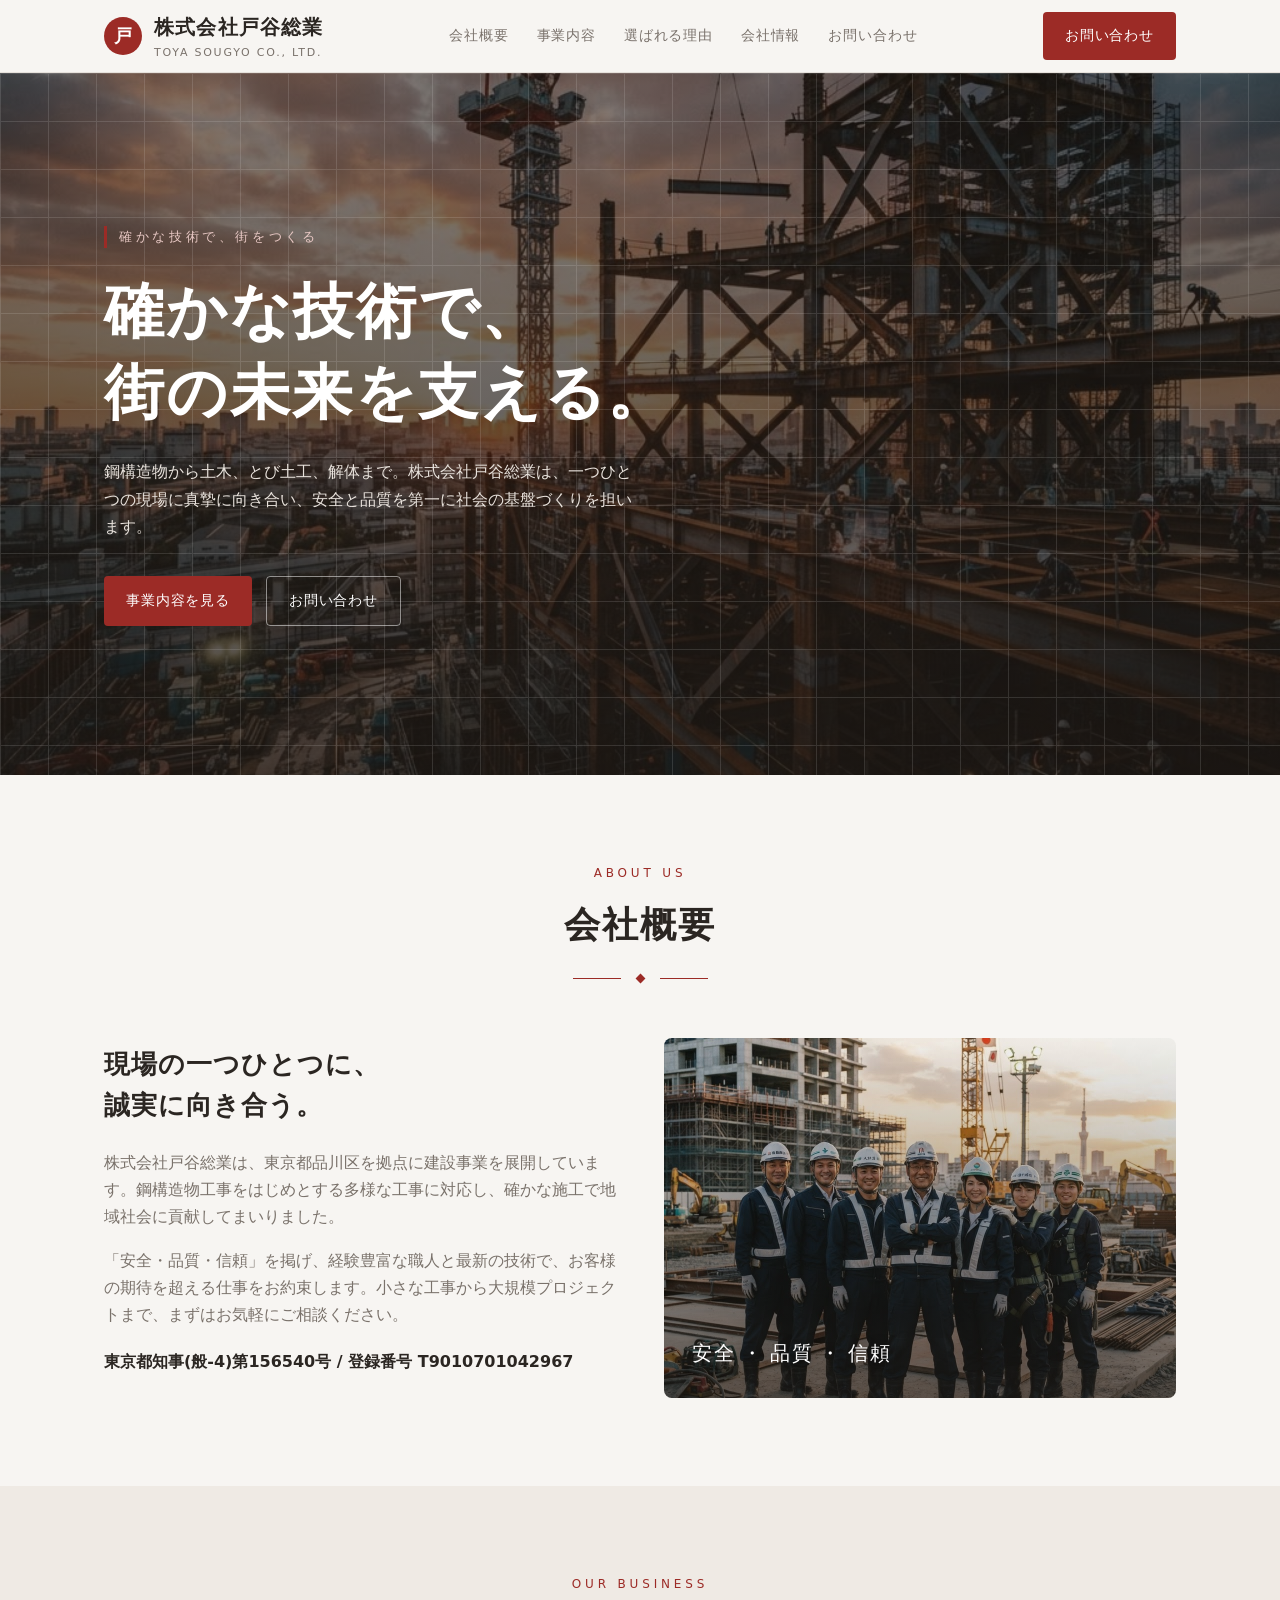
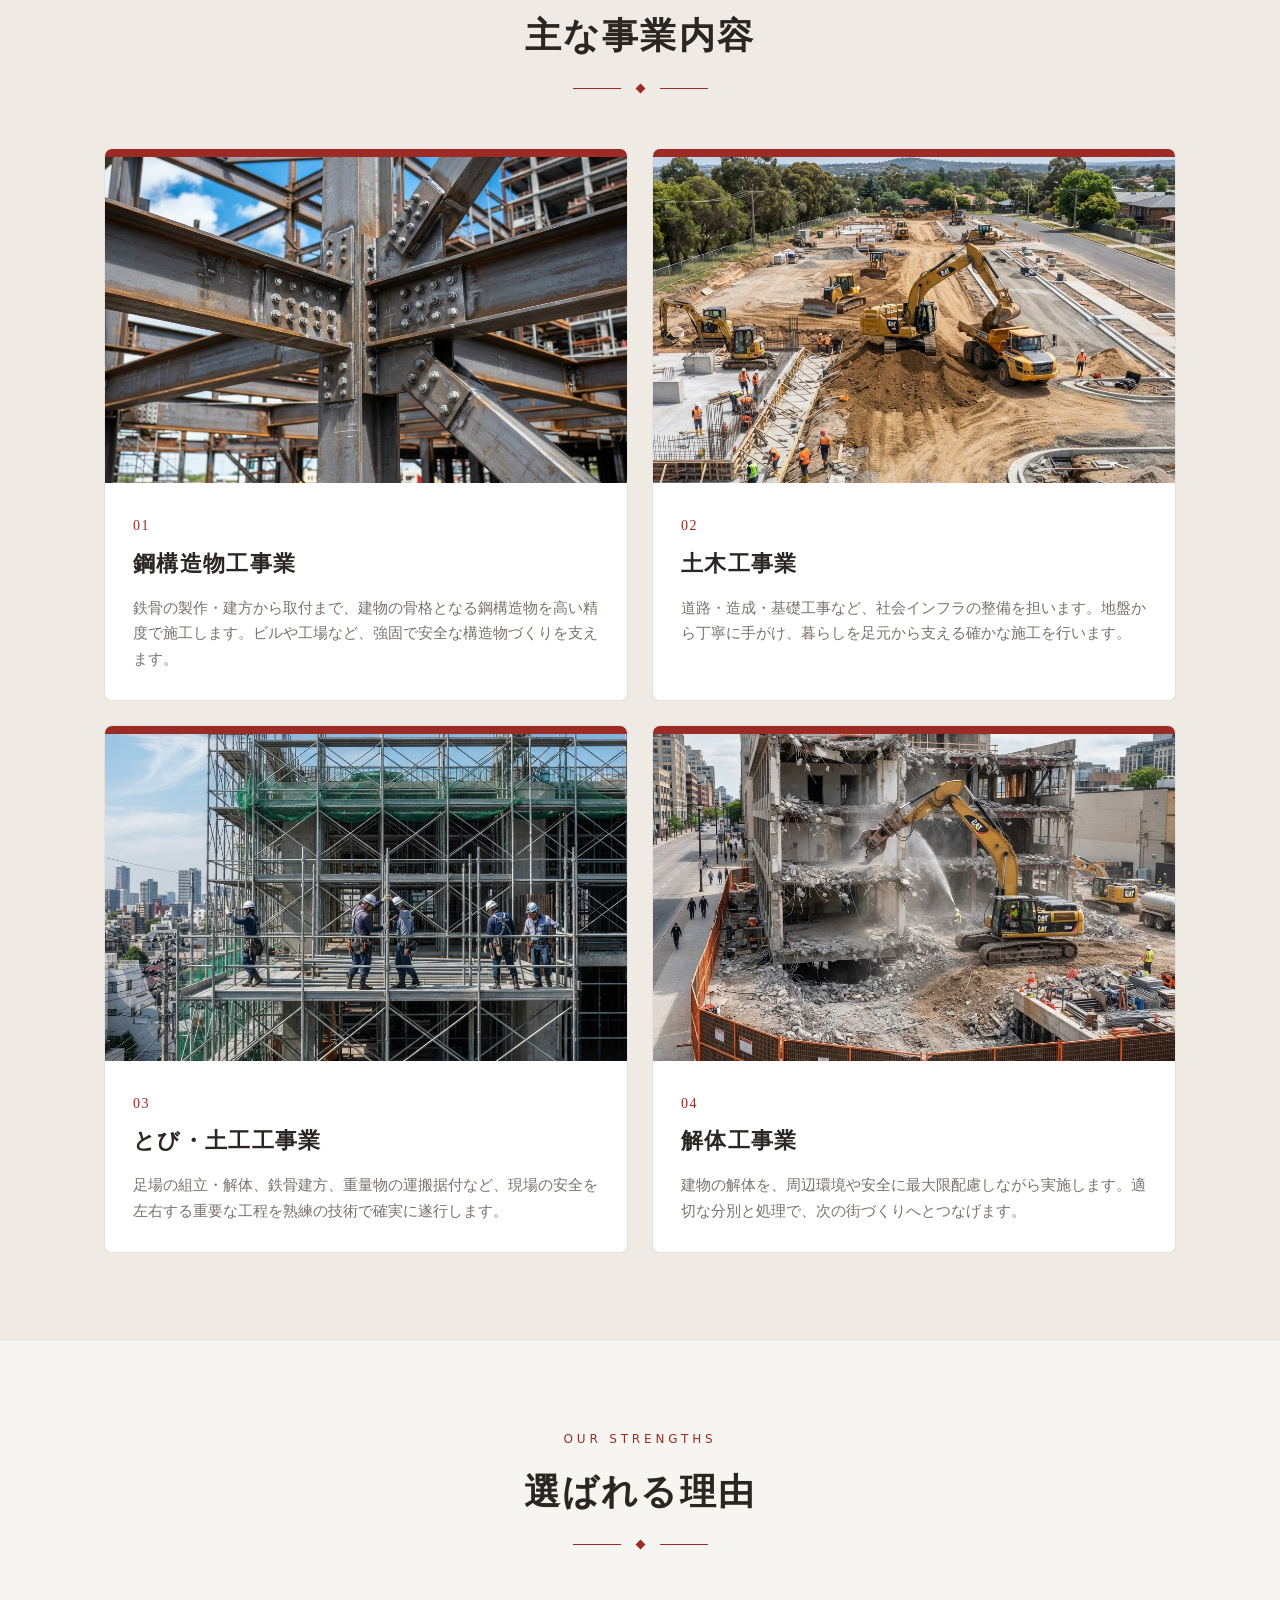
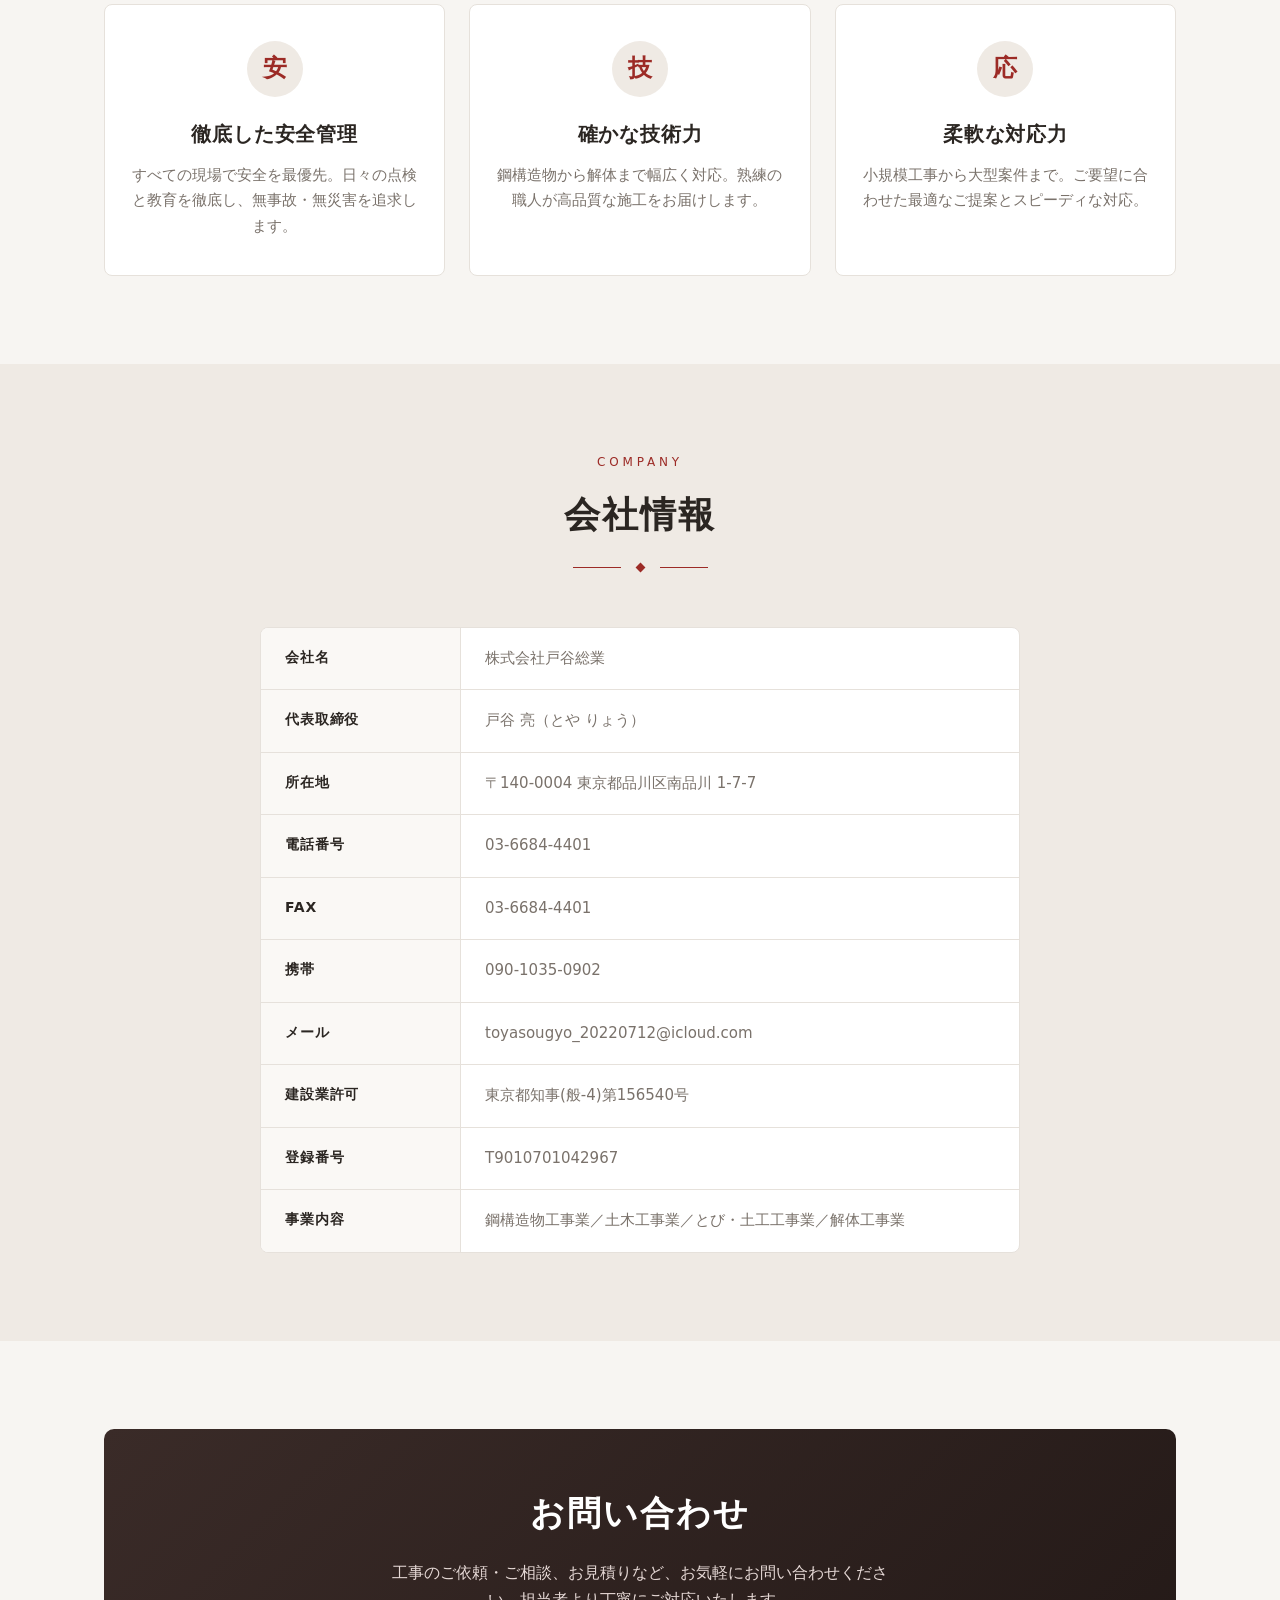
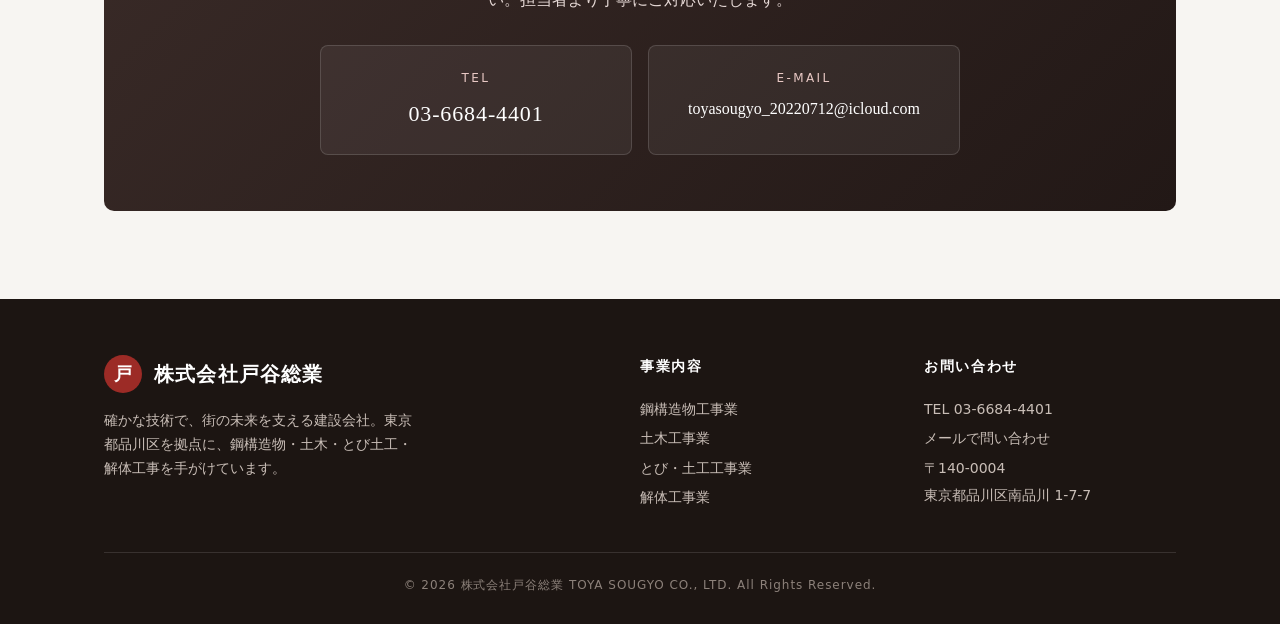
<file: index.html>
<!DOCTYPE html>
<html lang="ja">
<head>
<meta charset="UTF-8" />
<meta name="viewport" content="width=device-width, initial-scale=1.0" />
<title>株式会社戸谷総業 | 鋼構造物・土木・とび土工・解体工事</title>
<meta name="description" content="株式会社戸谷総業は東京都品川区を拠点に、鋼構造物工事・土木工事・とび土工工事・解体工事を手がける建設会社です。確かな技術で街の未来を支えます。" />
<style>
  :root{
    --bg:#f7f5f2;
    --fg:#2b2622;
    --card:#ffffff;
    --muted:#7a726b;
    --border:#e6e1db;
    --primary:#9c2b26;
    --primary-dark:#7c211d;
    --secondary:#efeae4;
    --serif:"Hiragino Mincho ProN","Yu Mincho","YuMincho","MS PMincho",serif;
    --sans:"Hiragino Sans","Hiragino Kaku Gothic ProN","Yu Gothic","Meiryo",system-ui,sans-serif;
  }
  *{box-sizing:border-box;margin:0;padding:0;}
  html{scroll-behavior:smooth;background:var(--bg);}
  body{font-family:var(--sans);color:var(--fg);background:var(--bg);line-height:1.7;-webkit-font-smoothing:antialiased;}
  a{color:inherit;text-decoration:none;}
  img{display:block;max-width:100%;}
  .container{width:100%;max-width:1120px;margin:0 auto;padding:0 24px;}

  /* Header */
  header{position:sticky;top:0;z-index:50;background:rgba(247,245,242,.92);backdrop-filter:blur(8px);border-bottom:1px solid var(--border);}
  .nav{display:flex;align-items:center;justify-content:space-between;gap:12px;height:72px;}
  .brand{display:flex;align-items:center;gap:12px;min-width:0;}
  .mark{flex:none;width:38px;height:38px;border-radius:50%;background:var(--primary);color:#fff;display:grid;place-items:center;font-family:var(--serif);font-weight:700;font-size:18px;}
  .brand-text{display:flex;flex-direction:column;min-width:0;}
  .brand-name{font-family:var(--serif);font-size:clamp(16px,4.5vw,20px);font-weight:600;letter-spacing:.06em;white-space:nowrap;}
  .brand-sub{font-size:11px;color:var(--muted);letter-spacing:.16em;white-space:nowrap;}
  nav.links{display:none;gap:28px;font-size:14px;letter-spacing:.06em;}
  nav.links a{color:var(--muted);transition:color .2s;}
  nav.links a:hover{color:var(--primary);}
  .btn{display:inline-flex;align-items:center;gap:8px;background:var(--primary);color:#fff;padding:12px 22px;border-radius:4px;font-size:14px;letter-spacing:.06em;transition:background .2s;white-space:nowrap;}
  .btn:hover{background:var(--primary-dark);}
  .btn.ghost{background:transparent;color:var(--primary);border:1px solid var(--primary);}
  .btn.ghost:hover{background:var(--primary);color:#fff;}

  /* Mobile menu (CSS-only via details/summary) */
  .menu{position:relative;flex:none;}
  .menu summary{list-style:none;cursor:pointer;width:44px;height:44px;border:1px solid var(--border);border-radius:6px;background:var(--card);display:flex;flex-direction:column;align-items:center;justify-content:center;gap:5px;}
  .menu summary::-webkit-details-marker{display:none;}
  .menu .bar{width:22px;height:2px;background:var(--fg);border-radius:2px;transition:transform .2s,opacity .2s;}
  .menu[open] summary .bar:nth-child(1){transform:translateY(7px) rotate(45deg);}
  .menu[open] summary .bar:nth-child(2){opacity:0;}
  .menu[open] summary .bar:nth-child(3){transform:translateY(-7px) rotate(-45deg);}
  .menu-panel{position:absolute;right:0;top:calc(100% + 12px);width:min(78vw,260px);background:var(--card);border:1px solid var(--border);border-radius:8px;box-shadow:0 18px 40px -18px rgba(60,40,30,.4);padding:8px;display:flex;flex-direction:column;}
  .menu-panel a{padding:14px 16px;border-radius:6px;font-size:15px;letter-spacing:.04em;color:var(--fg);transition:background .2s,color .2s;}
  .menu-panel a:hover{background:var(--secondary);color:var(--primary);}

  @media(min-width:900px){
    nav.links{display:flex;}
    .menu{display:none;}
  }
  @media(max-width:899px){
    .header-cta{display:none;}
  }

  /* Hero */
  .hero{position:relative;min-height:78vh;display:flex;align-items:center;color:#fff;overflow:hidden;}
  .hero-bg{position:absolute;inset:0;background:
      linear-gradient(180deg,rgba(30,24,20,.55),rgba(30,24,20,.78)),
      url("images/hero-construction.png") center/cover no-repeat;z-index:0;}
  .hero-grid{position:absolute;inset:0;z-index:0;opacity:.12;
    background-image:linear-gradient(#fff 1px,transparent 1px),linear-gradient(90deg,#fff 1px,transparent 1px);
    background-size:48px 48px;}
  .hero .container{position:relative;z-index:1;padding-top:60px;padding-bottom:60px;}
  .eyebrow{display:inline-block;font-size:13px;letter-spacing:.28em;color:#e9c9c5;border-left:3px solid var(--primary);padding-left:12px;margin-bottom:24px;}
  .hero h1{font-family:var(--serif);font-size:clamp(32px,6vw,60px);font-weight:600;line-height:1.35;letter-spacing:.04em;text-wrap:balance;}
  .hero p{margin-top:24px;max-width:540px;font-size:16px;color:#e8e2dc;}
  .hero-actions{margin-top:36px;display:flex;flex-wrap:wrap;gap:14px;}

  /* Section */
  section{padding:88px 0;}
  .sec-head{text-align:center;margin-bottom:56px;}
  .sec-head .en{display:block;font-size:12px;letter-spacing:.32em;color:var(--primary);margin-bottom:12px;text-transform:uppercase;}
  .sec-head h2{font-family:var(--serif);font-size:clamp(26px,4vw,36px);font-weight:600;letter-spacing:.06em;}
  .rule{display:flex;align-items:center;justify-content:center;gap:16px;margin-top:18px;}
  .rule span{height:1px;width:48px;background:var(--primary);}
  .rule i{width:7px;height:7px;background:var(--primary);transform:rotate(45deg);}

  /* About */
  .about{display:grid;gap:48px;align-items:center;}
  @media(min-width:900px){.about{grid-template-columns:1fr 1fr;}}
  .about h3{font-family:var(--serif);font-size:26px;font-weight:600;line-height:1.6;margin-bottom:22px;letter-spacing:.04em;}
  .about p{color:var(--muted);margin-bottom:16px;}
  .about-visual{background:linear-gradient(180deg,rgba(30,24,20,.05),rgba(30,24,20,.65)),url("images/about-team.png") center/cover no-repeat;border-radius:8px;min-height:360px;display:flex;align-items:flex-end;padding:28px;color:#fff;position:relative;overflow:hidden;}
  .about-visual .cap{position:relative;font-family:var(--serif);font-size:20px;letter-spacing:.08em;text-shadow:0 2px 12px rgba(0,0,0,.5);}

  /* Services */
  #services{background:var(--secondary);}
  .cards{display:grid;gap:24px;grid-template-columns:1fr;}
  @media(min-width:640px){.cards{grid-template-columns:1fr 1fr;}}
  .card{background:var(--card);border:1px solid var(--border);border-radius:8px;overflow:hidden;transition:transform .25s,box-shadow .25s;}
  .card:hover{transform:translateY(-4px);box-shadow:0 18px 40px -20px rgba(60,40,30,.35);}
  .card-top{height:8px;background:var(--primary);}
  .card-img{aspect-ratio:16/10;width:100%;object-fit:cover;}
  .card-body{padding:28px;}
  .card .no{font-family:var(--serif);font-size:14px;color:var(--primary);letter-spacing:.1em;}
  .card h3{font-family:var(--serif);font-size:22px;font-weight:600;margin:6px 0 14px;letter-spacing:.06em;}
  .card p{color:var(--muted);font-size:15px;}

  /* Strengths */
  .str{display:grid;gap:24px;grid-template-columns:1fr;}
  @media(min-width:768px){.str{grid-template-columns:repeat(3,1fr);}}
  .str-item{text-align:center;padding:36px 24px;border:1px solid var(--border);border-radius:8px;background:var(--card);}
  .str-item .icon{width:56px;height:56px;border-radius:50%;background:var(--secondary);color:var(--primary);display:grid;place-items:center;margin:0 auto 20px;font-family:var(--serif);font-size:24px;font-weight:700;}
  .str-item h3{font-family:var(--serif);font-size:20px;font-weight:600;margin-bottom:12px;letter-spacing:.04em;}
  .str-item p{color:var(--muted);font-size:15px;}

  /* Company table */
  #company{background:var(--secondary);}
  .table{background:var(--card);border:1px solid var(--border);border-radius:8px;overflow:hidden;max-width:760px;margin:0 auto;}
  .row{display:grid;grid-template-columns:1fr;border-bottom:1px solid var(--border);}
  .row:last-child{border-bottom:none;}
  @media(min-width:600px){.row{grid-template-columns:200px 1fr;}}
  .row dt{background:#faf8f5;padding:18px 24px;font-weight:600;font-size:14px;letter-spacing:.06em;border-bottom:1px solid var(--border);}
  @media(min-width:600px){.row dt{border-bottom:none;border-right:1px solid var(--border);}}
  .row dd{padding:18px 24px;color:var(--muted);font-size:15px;overflow-wrap:anywhere;min-width:0;}

  /* Contact */
  .contact-box{background:linear-gradient(135deg,#3a2b28,#221816);color:#fff;border-radius:10px;padding:56px 32px;text-align:center;}
  .contact-box h2{font-family:var(--serif);font-size:clamp(24px,4vw,34px);font-weight:600;letter-spacing:.06em;margin-bottom:16px;}
  .contact-box p{color:#e6d9d6;max-width:520px;margin:0 auto 32px;}
  .contact-methods{display:grid;gap:16px;grid-template-columns:1fr;max-width:640px;margin:0 auto;}
  @media(min-width:640px){.contact-methods{grid-template-columns:1fr 1fr;}}
  .method{display:block;background:rgba(255,255,255,.06);border:1px solid rgba(255,255,255,.14);border-radius:8px;padding:22px;min-width:0;}
  .method .lbl{display:block;font-size:12px;letter-spacing:.2em;color:#e9c9c5;}
  .method .val{display:block;font-family:var(--serif);font-size:22px;margin-top:6px;letter-spacing:.04em;overflow-wrap:anywhere;word-break:break-word;}
  .method .val.email{font-size:16px;letter-spacing:0;}

  /* Footer */
  footer{background:#1c1512;color:#c9beb7;padding:56px 0 28px;}
  .foot-grid{display:grid;gap:32px;grid-template-columns:1fr;}
  @media(min-width:768px){.foot-grid{grid-template-columns:2fr 1fr 1fr;}}
  footer .brand-name{color:#fff;}
  footer h4{color:#fff;font-size:14px;letter-spacing:.12em;margin-bottom:16px;}
  footer a{color:#c9beb7;font-size:14px;line-height:2.1;transition:color .2s;}
  footer a:hover{color:#fff;}
  .copy{border-top:1px solid rgba(255,255,255,.12);margin-top:40px;padding-top:22px;font-size:12px;color:#8c817a;letter-spacing:.08em;text-align:center;}
  .skip{position:absolute;left:-9999px;}
  .skip:focus{left:16px;top:16px;background:#fff;color:var(--primary);padding:10px 16px;border-radius:4px;z-index:100;}
</style>
</head>
<body>
<a href="#main" class="skip">本文へスキップ</a>

<header>
  <div class="container nav">
    <a class="brand" href="#top" aria-label="株式会社戸谷総業 トップへ">
      <span class="mark" aria-hidden="true">戸</span>
      <span class="brand-text">
        <span class="brand-name">株式会社戸谷総業</span>
        <span class="brand-sub">TOYA SOUGYO CO., LTD.</span>
      </span>
    </a>
    <nav class="links" aria-label="メインナビゲーション">
      <a href="#about">会社概要</a>
      <a href="#services">事業内容</a>
      <a href="#strengths">選ばれる理由</a>
      <a href="#company">会社情報</a>
      <a href="#contact">お問い合わせ</a>
    </nav>
    <a class="btn header-cta" href="#contact">お問い合わせ</a>

    <details class="menu">
      <summary aria-label="メニューを開閉">
        <span class="bar" aria-hidden="true"></span>
        <span class="bar" aria-hidden="true"></span>
        <span class="bar" aria-hidden="true"></span>
      </summary>
      <nav class="menu-panel" aria-label="モバイルナビゲーション">
        <a href="#about">会社概要</a>
        <a href="#services">事業内容</a>
        <a href="#strengths">選ばれる理由</a>
        <a href="#company">会社情報</a>
        <a href="#contact">お問い合わせ</a>
      </nav>
    </details>
  </div>
</header>

<main id="main">
  <!-- Hero -->
  <section class="hero" id="top" style="padding:0;">
    <div class="hero-bg" aria-hidden="true"></div>
    <div class="hero-grid" aria-hidden="true"></div>
    <div class="container">
      <span class="eyebrow">確かな技術で、街をつくる</span>
      <h1>確かな技術で、<br />街の未来を支える。</h1>
      <p>鋼構造物から土木、とび土工、解体まで。株式会社戸谷総業は、一つひとつの現場に真摯に向き合い、安全と品質を第一に社会の基盤づくりを担います。</p>
      <div class="hero-actions">
        <a class="btn" href="#services">事業内容を見る</a>
        <a class="btn ghost" href="#contact" style="color:#fff;border-color:rgba(255,255,255,.5);">お問い合わせ</a>
      </div>
    </div>
  </section>

  <!-- About -->
  <section id="about">
    <div class="container">
      <div class="sec-head">
        <span class="en">About Us</span>
        <h2>会社概要</h2>
        <div class="rule" aria-hidden="true"><span></span><i></i><span></span></div>
      </div>
      <div class="about">
        <div>
          <h3>現場の一つひとつに、<br />誠実に向き合う。</h3>
          <p>株式会社戸谷総業は、東京都品川区を拠点に建設事業を展開しています。鋼構造物工事をはじめとする多様な工事に対応し、確かな施工で地域社会に貢献してまいりました。</p>
          <p>「安全・品質・信頼」を掲げ、経験豊富な職人と最新の技術で、お客様の期待を超える仕事をお約束します。小さな工事から大規模プロジェクトまで、まずはお気軽にご相談ください。</p>
          <p style="color:var(--fg);font-weight:600;margin-top:20px;">東京都知事(般-4)第156540号 / 登録番号 T9010701042967</p>
        </div>
        <div class="about-visual" role="img" aria-label="安全装備で現場に立つ戸谷総業のスタッフ">
          <span class="cap">安全 ・ 品質 ・ 信頼</span>
        </div>
      </div>
    </div>
  </section>

  <!-- Services -->
  <section id="services">
    <div class="container">
      <div class="sec-head">
        <span class="en">Our Business</span>
        <h2>主な事業内容</h2>
        <div class="rule" aria-hidden="true"><span></span><i></i><span></span></div>
      </div>
      <div class="cards">
        <article class="card">
          <div class="card-top" aria-hidden="true"></div>
          <img class="card-img" src="images/service-steel.png" alt="建設現場で組み上げられた鉄骨の構造フレーム" loading="lazy" />
          <div class="card-body">
            <span class="no">01</span>
            <h3>鋼構造物工事業</h3>
            <p>鉄骨の製作・建方から取付まで、建物の骨格となる鋼構造物を高い精度で施工します。ビルや工場など、強固で安全な構造物づくりを支えます。</p>
          </div>
        </article>
        <article class="card">
          <div class="card-top" aria-hidden="true"></div>
          <img class="card-img" src="images/service-civil.png" alt="重機が稼働する土木工事の現場" loading="lazy" />
          <div class="card-body">
            <span class="no">02</span>
            <h3>土木工事業</h3>
            <p>道路・造成・基礎工事など、社会インフラの整備を担います。地盤から丁寧に手がけ、暮らしを足元から支える確かな施工を行います。</p>
          </div>
        </article>
        <article class="card">
          <div class="card-top" aria-hidden="true"></div>
          <img class="card-img" src="images/service-scaffold.png" alt="建物に組まれた足場" loading="lazy" />
          <div class="card-body">
            <span class="no">03</span>
            <h3>とび・土工工事業</h3>
            <p>足場の組立・解体、鉄骨建方、重量物の運搬据付など、現場の安全を左右する重要な工程を熟練の技術で確実に遂行します。</p>
          </div>
        </article>
        <article class="card">
          <div class="card-top" aria-hidden="true"></div>
          <img class="card-img" src="images/service-demolition.png" alt="重機による建物の解体作業" loading="lazy" />
          <div class="card-body">
            <span class="no">04</span>
            <h3>解体工事業</h3>
            <p>建物の解体を、周辺環境や安全に最大限配慮しながら実施します。適切な分別と処理で、次の街づくりへとつなげます。</p>
          </div>
        </article>
      </div>
    </div>
  </section>

  <!-- Strengths -->
  <section id="strengths">
    <div class="container">
      <div class="sec-head">
        <span class="en">Our Strengths</span>
        <h2>選ばれる理由</h2>
        <div class="rule" aria-hidden="true"><span></span><i></i><span></span></div>
      </div>
      <div class="str">
        <div class="str-item">
          <div class="icon" aria-hidden="true">安</div>
          <h3>徹底した安全管理</h3>
          <p>すべての現場で安全を最優先。日々の点検と教育を徹底し、無事故・無災害を追求します。</p>
        </div>
        <div class="str-item">
          <div class="icon" aria-hidden="true">技</div>
          <h3>確かな技術力</h3>
          <p>鋼構造物から解体まで幅広く対応。熟練の職人が高品質な施工をお届けします。</p>
        </div>
        <div class="str-item">
          <div class="icon" aria-hidden="true">応</div>
          <h3>柔軟な対応力</h3>
          <p>小規模工事から大型案件まで。ご要望に合わせた最適なご提案とスピーディな対応。</p>
        </div>
      </div>
    </div>
  </section>

  <!-- Company -->
  <section id="company">
    <div class="container">
      <div class="sec-head">
        <span class="en">Company</span>
        <h2>会社情報</h2>
        <div class="rule" aria-hidden="true"><span></span><i></i><span></span></div>
      </div>
      <dl class="table">
        <div class="row"><dt>会社名</dt><dd>株式会社戸谷総業</dd></div>
        <div class="row"><dt>代表取締役</dt><dd>戸谷 亮（とや りょう）</dd></div>
        <div class="row"><dt>所在地</dt><dd>〒140-0004 東京都品川区南品川 1-7-7</dd></div>
        <div class="row"><dt>電話番号</dt><dd>03-6684-4401</dd></div>
        <div class="row"><dt>FAX</dt><dd>03-6684-4401</dd></div>
        <div class="row"><dt>携帯</dt><dd>090-1035-0902</dd></div>
        <div class="row"><dt>メール</dt><dd>toyasougyo_20220712@icloud.com</dd></div>
        <div class="row"><dt>建設業許可</dt><dd>東京都知事(般-4)第156540号</dd></div>
        <div class="row"><dt>登録番号</dt><dd>T9010701042967</dd></div>
        <div class="row"><dt>事業内容</dt><dd>鋼構造物工事業／土木工事業／とび・土工工事業／解体工事業</dd></div>
      </dl>
    </div>
  </section>

  <!-- Contact -->
  <section id="contact">
    <div class="container">
      <div class="contact-box">
        <h2>お問い合わせ</h2>
        <p>工事のご依頼・ご相談、お見積りなど、お気軽にお問い合わせください。担当者より丁寧にご対応いたします。</p>
        <div class="contact-methods">
          <a class="method" href="tel:0366844401">
            <span class="lbl">TEL</span>
            <span class="val">03-6684-4401</span>
          </a>
          <a class="method" href="mailto:toyasougyo_20220712@icloud.com">
            <span class="lbl">E-MAIL</span>
            <span class="val email">toyasougyo_20220712@icloud.com</span>
          </a>
        </div>
      </div>
    </div>
  </section>
</main>

<footer>
  <div class="container">
    <div class="foot-grid">
      <div>
        <div class="brand">
          <span class="mark" aria-hidden="true">戸</span>
          <span class="brand-name">株式会社戸谷総業</span>
        </div>
        <p style="margin-top:16px;font-size:14px;max-width:320px;">確かな技術で、街の未来を支える建設会社。東京都品川区を拠点に、鋼構造物・土木・とび土工・解体工事を手がけています。</p>
      </div>
      <div>
        <h4>事業内容</h4>
        <a href="#services">鋼構造物工事業</a><br />
        <a href="#services">土木工事業</a><br />
        <a href="#services">とび・土工工事業</a><br />
        <a href="#services">解体工事業</a>
      </div>
      <div>
        <h4>お問い合わせ</h4>
        <a href="tel:0366844401">TEL 03-6684-4401</a><br />
        <a href="mailto:toyasougyo_20220712@icloud.com">メールで問い合わせ</a><br />
        <span style="font-size:14px;">〒140-0004<br />東京都品川区南品川 1-7-7</span>
      </div>
    </div>
    <div class="copy">© 2026 株式会社戸谷総業 TOYA SOUGYO CO., LTD. All Rights Reserved.</div>
  </div>
</footer>
</body>
</html>
</file>
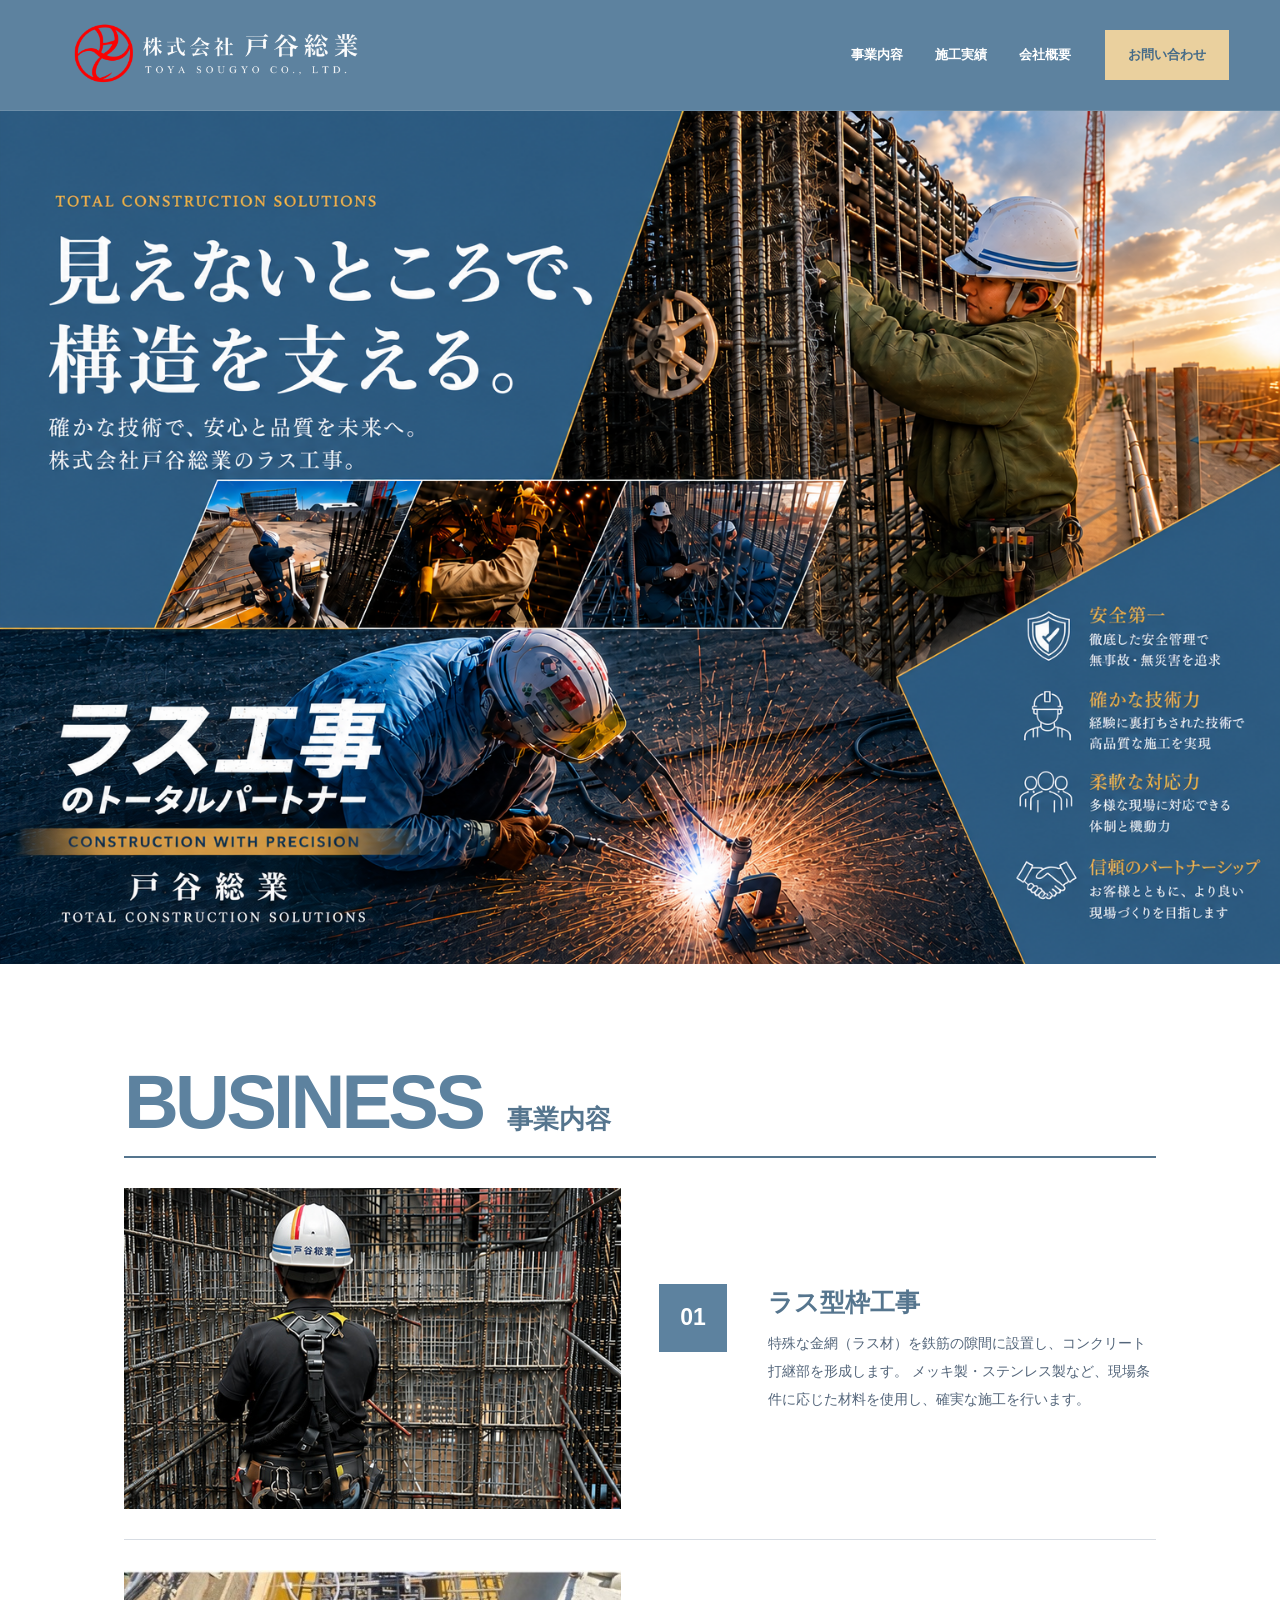
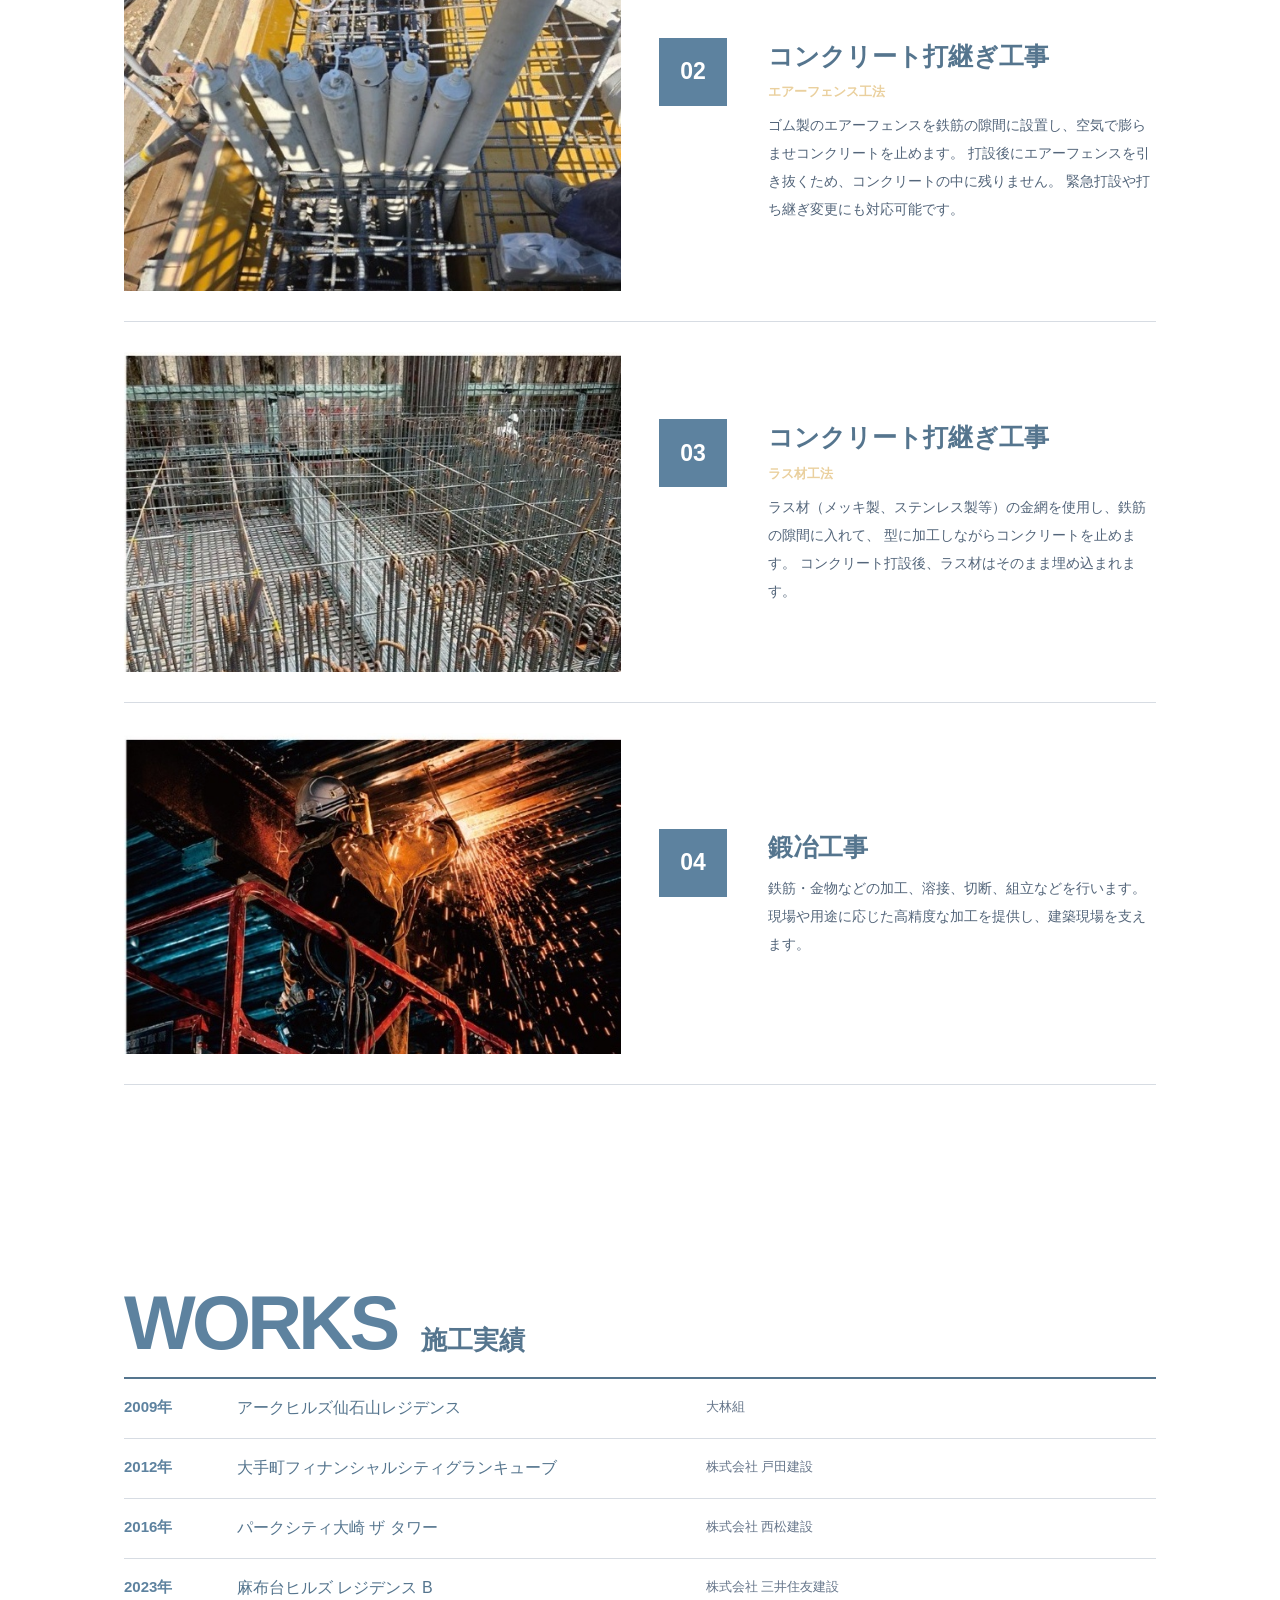
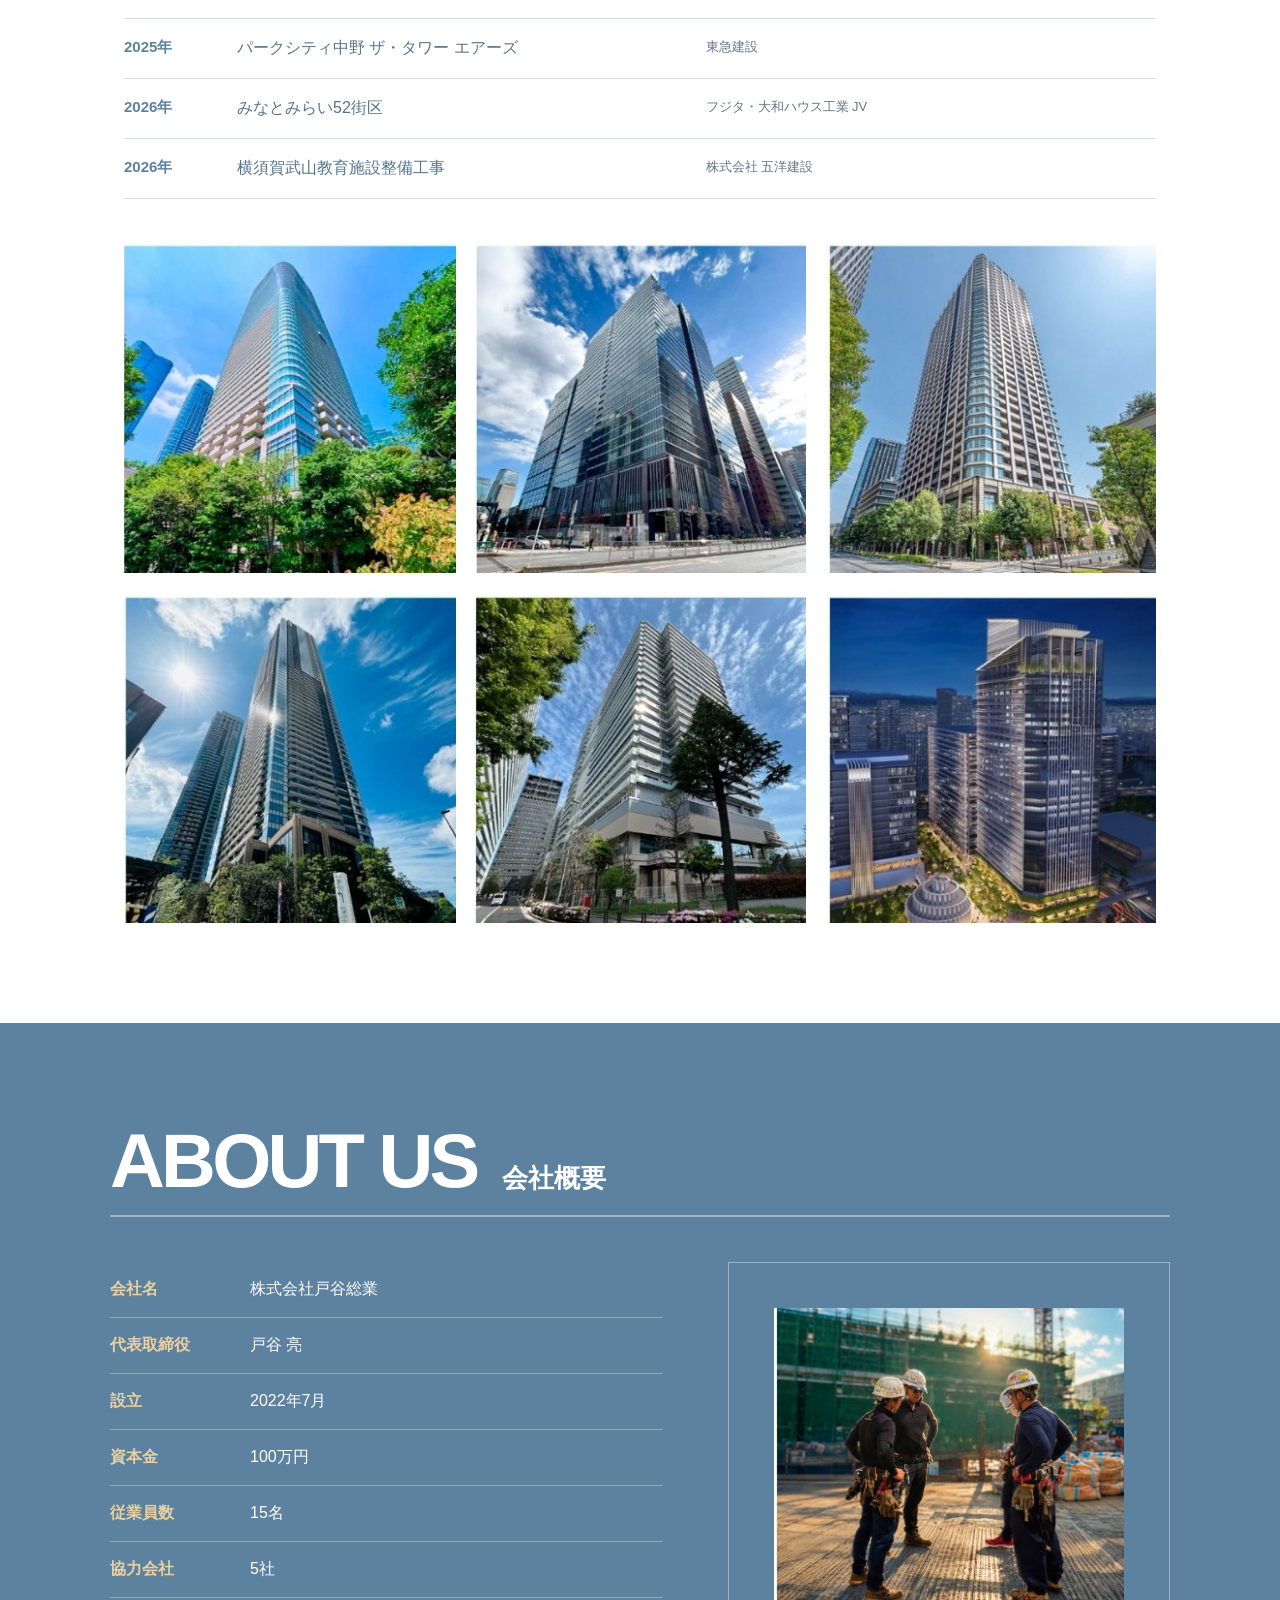
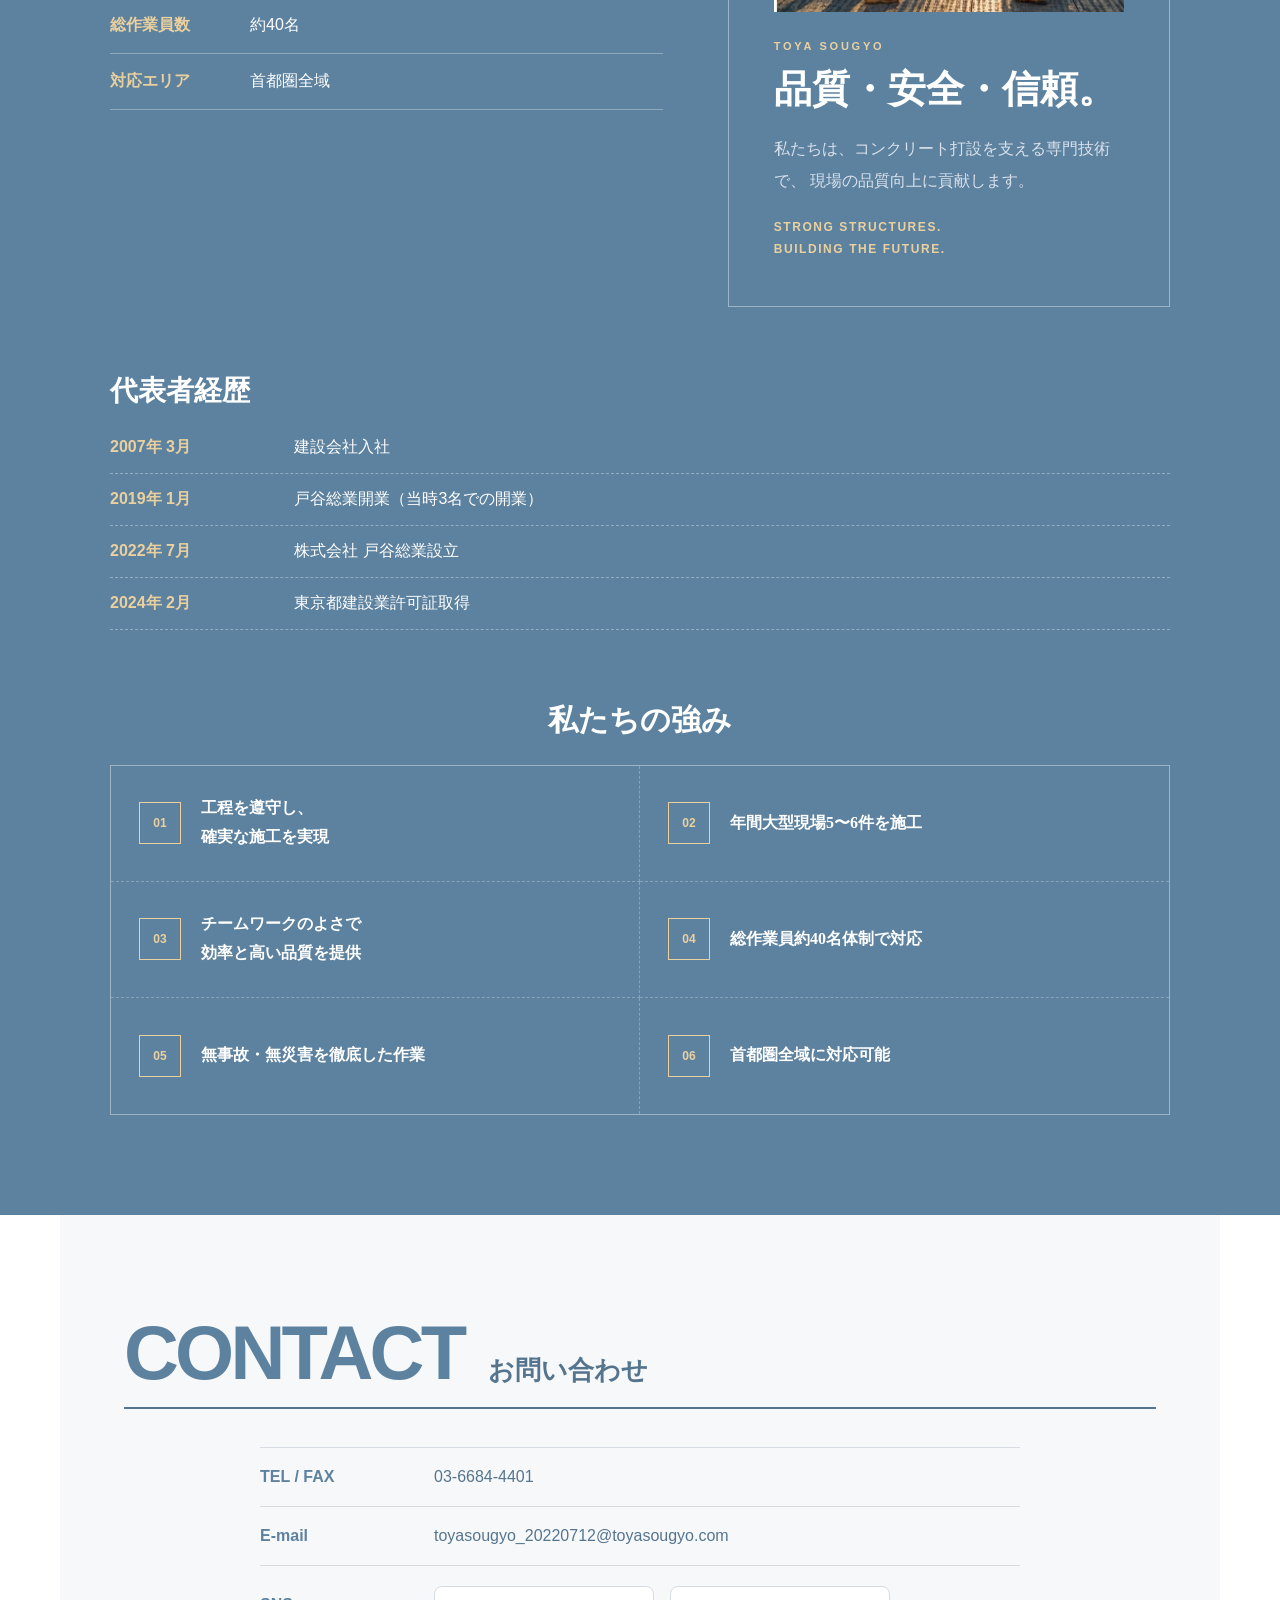
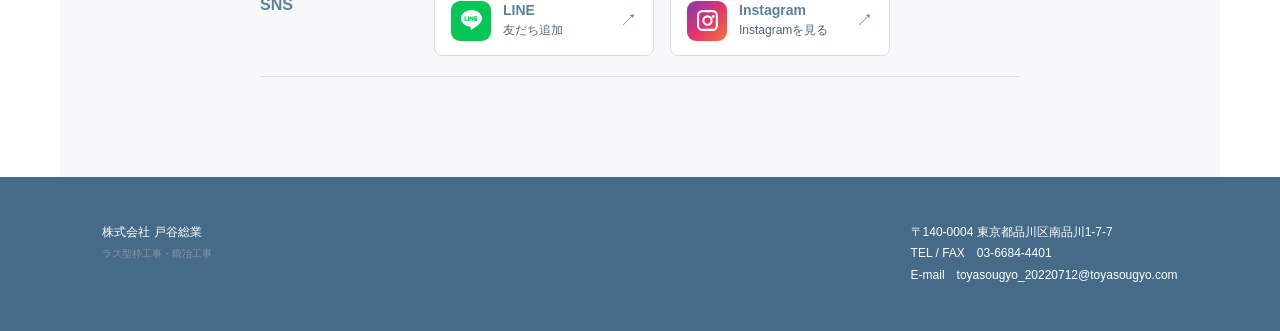
<file: toya-sougyo.html>
<!doctype html>
<html lang="ja">
<head>
<meta charset="utf-8">
<meta name="viewport" content="width=device-width,initial-scale=1">
<title>株式会社戸谷総業｜ラス型枠工事・鍛冶工事</title>
<meta name="description" content="株式会社戸谷総業。ラス型枠工事・コンクリート打継ぎ工事・鍛冶工事。首都圏全域に対応します。">
<link rel="icon" href="favicon.ico" sizes="any">
<link rel="icon" type="image/png" href="toya-logo-mark.png">
<link rel="apple-touch-icon" href="toya-logo-mark.png">

<style>
:root{
  --navy:#5d829f;
  --gold:#ead09e;
  --ink:#55758e;
  --line:#d7dce3;
  --paper:#f7f8fa;
}
*{box-sizing:border-box}
html{scroll-behavior:smooth}
body{
  margin:0;
  color:var(--ink);
  background:#fff;
  font-family:"Yu Gothic","YuGothic","Hiragino Kaku Gothic ProN","Meiryo",sans-serif;
}
a{color:inherit;text-decoration:none}
img{max-width:100%}

/* HEADER */
.site-header{
  position:sticky;
  top:0;
  z-index:1000;
  min-height:82px;
  padding:0 4vw;
  background:var(--navy);
  color:#fff;
  display:flex;
  align-items:center;
  gap:34px;
  border-bottom:1px solid rgba(255,255,255,.10);
}
.site-brand{
  display:flex;
  align-items:center;
  margin-right:auto;
  line-height:0;
}
.site-brand img{
  display:block;
  width:330px;
  max-width:30vw;
  height:auto;
}
.site-nav{
  display:flex;
  align-items:center;
  gap:32px;
  font-size:13px;
  font-weight:700;
  white-space:nowrap;
}
.site-nav a{transition:opacity .2s}
.site-nav a:hover{opacity:.65}
.header-contact{
  background:#ead09e;
  color:#456b88;
  padding:16px 23px;
  font-size:13px;
  font-weight:700;
  white-space:nowrap;
}

/* HERO */
.hero-image-only{
  width:100%;
  background:var(--navy);
  line-height:0;
  overflow:hidden;
}
.hero-image-only img{
  display:block;
  width:100%;
  height:auto;
}

/* COMMON */
.section{
  max-width:1160px;
  margin:auto;
  padding:100px 5vw;
}
.heading{
  display:flex;
  align-items:baseline;
  gap:25px;
  border-bottom:2px solid var(--ink);
  padding-bottom:16px;
}
.heading b{
  font-size:clamp(42px,6vw,76px);
  color:var(--navy);
  letter-spacing:-.05em;
  line-height:1;
}
.heading h2{
  margin:0;
  font:600 26px "Yu Mincho","YuMincho","Hiragino Mincho ProN",serif;
}
.intro{
  margin:22px 0 45px;
  font:20px/1.8 "Yu Mincho","YuMincho","Hiragino Mincho ProN",serif;
}
.eyebrow{
  color:var(--gold);
  font-size:11px;
  letter-spacing:.25em;
  font-weight:700;
}
.button{
  display:inline-block;
  background:var(--gold);
  color:var(--navy);
  padding:17px 25px;
  margin-top:22px;
  font-size:12px;
  font-weight:700;
  letter-spacing:.1em;
}

/* BUSINESS */
.service{
  padding:30px 0;
  border-bottom:1px solid var(--line);
}
.service-card{
  display:grid;
  grid-template-columns:minmax(300px, 1fr) minmax(0, 1fr);
  gap:38px;
  align-items:center;
}
.service-photo{
  display:block;
  width:100%;
  aspect-ratio:1.55/1;
  object-fit:cover;
}
.service-inner{
  display:grid;
  grid-template-columns:84px 1fr;
  gap:25px;
}
.number{
  background:var(--navy);
  color:#fff;
  width:68px;
  height:68px;
  display:grid;
  place-items:center;
  font-size:23px;
  font-weight:700;
}
.service h3{
  margin:0 0 8px;
  font:600 25px/1.5 "Yu Mincho","YuMincho","Hiragino Mincho ProN",serif;
}
.service small{
  display:block;
  margin-bottom:10px;
  color:var(--gold);
  font-weight:700;
}
.service p{
  margin:0;
  line-height:2;
  color:#53657a;
  font-size:14px;
}

/* WORKS */
.work{
  display:grid;
  grid-template-columns:95px 1fr 1fr;
  gap:18px;
  padding:19px 0;
  border-bottom:1px solid var(--line);
}
.work strong{
  color:var(--navy);
  font-size:15px;
}
.work small{
  color:#65758a;
  font-size:13px;
}
.works-gallery{
  margin-top:42px;
  display:grid;
  grid-template-columns:repeat(3,1fr);
  gap:18px;
}
.works-gallery img{
  display:block;
  width:100%;
  aspect-ratio:1/1;
  object-fit:cover;
}

/* ABOUT */
.about{
  background:var(--navy);
  color:#fff;
  padding:100px max(7vw, calc((100% - 1060px)/2));
}
.about .heading{border-color:#ffffff66}
.about .heading b,
.about .heading h2{color:#fff}
.about-layout{
  display:grid;
  grid-template-columns:1fr .8fr;
  gap:65px;
  margin-top:45px;
}
.info{margin:0}
.info div{
  display:grid;
  grid-template-columns:140px 1fr;
  padding:17px 0;
  border-bottom:1px solid #ffffff4d;
}
.info dt{
  color:var(--gold);
  font-weight:700;
}
.info dd{margin:0}
.panel{
  border:1px solid #ffffff66;
  padding:45px;
  display:flex;
  flex-direction:column;
  justify-content:center;
}
.about-photo{
  display:block;
  width:100%;
  aspect-ratio:1.15/1;
  object-fit:cover;
  margin-bottom:28px;
}
.panel h3{
  margin:12px 0 18px;
  font:600 38px "Yu Mincho","YuMincho","Hiragino Mincho ProN",serif;
}
.panel p{
  margin:0 0 20px;
  line-height:2;
  color:#d9e1ec;
}
.panel strong{
  color:var(--gold);
  font-size:12px;
  letter-spacing:.13em;
  line-height:1.8;
}
.about-facts{
  margin-top:25px;
  padding-top:20px;
  border-top:1px solid #ffffff33;
  display:grid;
  gap:8px;
  color:#d9e1ec;
  font-size:13px;
}
.history{margin-top:65px}
.history h3{
  margin:0 0 12px;
  font:600 28px "Yu Mincho","YuMincho","Hiragino Mincho ProN",serif;
}
.history p{
  margin:0;
  padding:15px 0;
  border-bottom:1px dashed #ffffff55;
}
.history strong{
  display:inline-block;
  width:180px;
  color:var(--gold);
}


.strengths-block{
  margin-top:70px;
}
.strengths-block>h3{
  margin:0 0 24px;
  text-align:center;
  font:600 30px "Yu Mincho","YuMincho","Hiragino Mincho ProN",serif;
}
.strengths-grid{
  display:grid;
  grid-template-columns:repeat(2,1fr);
  border:1px solid #ffffff66;
}
.strength-item{
  min-height:116px;
  padding:24px 28px;
  display:flex;
  align-items:center;
  gap:20px;
  border-bottom:1px dashed #ffffff44;
}
.strength-item:nth-child(odd){border-right:1px dashed #ffffff44}
.strength-item:nth-last-child(-n+2){border-bottom:0}
.strength-no{
  flex:0 0 42px;
  width:42px;
  height:42px;
  display:grid;
  place-items:center;
  border:1px solid var(--gold);
  color:var(--gold);
  font-size:12px;
  font-weight:700;
}
.strength-item p{
  margin:0;
  color:#fff;
  font:600 16px/1.8 "Yu Mincho","YuMincho","Hiragino Mincho ProN",serif;
}

/* CONTACT */
.contact{
  background:var(--paper);
  text-align:left;
}
.contact-heading{
  margin-bottom:38px;
}
.contact-info{
  max-width:760px;
  margin:0 auto;
  border-top:1px solid var(--line);
}
.contact-row{
  display:grid;
  grid-template-columns:150px 1fr;
  gap:24px;
  padding:20px 0;
  border-bottom:1px solid var(--line);
  align-items:center;
}
.contact-row>span{
  color:var(--navy);
  font-weight:700;
}
.contact-row a{
  overflow-wrap:anywhere;
}
.contact-social div{
  color:#53657a;
}
.sns-qr-list{
  display:flex;
  gap:36px;
  align-items:flex-start;
}
.sns-qr-item{
  display:flex;
  flex-direction:column;
  align-items:center;
  gap:8px;
}
.sns-qr-item img{
  display:block;
  width:112px;
  height:112px;
  object-fit:contain;
  background:#fff;
}
.sns-qr-item strong{
  color:var(--navy);
  font-size:12px;
}

/* FOOTER */
.footer{
  background:#456b88;
  color:#fff;
  padding:45px 8vw;
  display:flex;
  justify-content:space-between;
  gap:20px;
  font-size:12px;
  line-height:1.8;
}
.footer small{color:#8995a8}

/* RESPONSIVE */
@media(max-width:900px){
  .site-header{
    min-height:68px;
    padding:0 5vw;
  }
  .site-brand img{
    width:230px;
    max-width:48vw;
  }
  .site-nav{display:none}
  .header-contact{
    padding:12px 15px;
    font-size:11px;
  }
}

@media(max-width:720px){
  .section,.about{padding:75px 7vw}
  .heading{
    gap:14px;
    align-items:center;
  }
  .heading b{font-size:42px}
  .heading h2{font-size:19px}
  .service-card{
    grid-template-columns:1fr;
    gap:20px;
  }
  .service-inner{
    grid-template-columns:60px 1fr;
    gap:15px;
  }
  .number{
    width:54px;
    height:54px;
    font-size:18px;
  }
  .service h3{font-size:20px}
  .about-layout{
    grid-template-columns:1fr;
    gap:0;
  }
  .panel{
    padding:32px 24px;
    margin-top:25px;
  }
  .panel h3{font-size:29px}
  .work{
    grid-template-columns:70px 1fr;
    gap:5px 12px;
    font-size:13px;
  }
  .work small{grid-column:2}
  .works-gallery{
    grid-template-columns:repeat(2,1fr);
    gap:10px;
  }
  .history strong{width:125px}
  .strengths-grid{grid-template-columns:1fr}
  .strength-item:nth-child(odd){border-right:0}
  .strength-item:nth-last-child(2){border-bottom:1px dashed #ffffff44}
  .contact-row{grid-template-columns:1fr;gap:6px}
  .sns-qr-list{gap:24px}
  .sns-qr-item img{width:100px;height:100px}
  .footer{
    display:block;
    padding:35px 7vw;
  }
}

@media(max-width:520px){
  .works-gallery{grid-template-columns:1fr}
  .site-brand img{
    width:190px;
    max-width:52vw;
  }
  .header-contact{
    padding:10px 11px;
  }
}


/* QR: show the whole source QR image without clipping */
.sns-qr-item img{
  width:140px;
  height:140px;
  object-fit:contain;
  object-position:center;
  padding:6px;
  background:#fff;
}
@media(max-width:720px){
  .sns-qr-item img{width:125px;height:125px}
}


/* CONTACT SNS alignment fix */
.contact-row.contact-social{
  align-items:start;
}
.contact-row.contact-social > span{
  padding-top:10px;
}
.sns-qr-list{
  display:grid;
  grid-template-columns:140px 140px;
  gap:28px;
  align-items:start;
  justify-content:start;
}
.sns-qr-item{
  width:140px;
  display:grid;
  grid-template-rows:140px auto;
  justify-items:center;
  align-items:start;
  gap:9px;
}
.sns-qr-item img{
  display:block;
  width:140px;
  height:140px;
  padding:0;
  margin:0;
  object-fit:contain;
  object-position:center;
  background:#fff;
}
.sns-qr-item strong{
  display:block;
  width:100%;
  margin:0;
  text-align:center;
  line-height:1.4;
}
@media(max-width:720px){
  .contact-row.contact-social > span{padding-top:0}
  .sns-qr-list{
    grid-template-columns:120px 120px;
    gap:20px;
  }
  .sns-qr-item{
    width:120px;
    grid-template-rows:120px auto;
  }
  .sns-qr-item img{
    width:120px;
    height:120px;
  }
}


/* CONTACT SNS links */
.sns-link-list{
  display:flex;
  flex-wrap:wrap;
  gap:16px;
  align-items:stretch;
}
.sns-link{
  display:flex;
  align-items:center;
  gap:12px;
  min-width:220px;
  padding:14px 16px;
  background:#fff;
  border:1px solid var(--line);
  border-radius:8px;
  transition:opacity .2s,border-color .2s;
}
.sns-link:hover{opacity:.8;border-color:var(--navy)}
.sns-icon{
  flex:0 0 40px;
  width:40px;
  height:40px;
  display:grid;
  place-items:center;
  border-radius:9px;
  color:#fff;
}
.sns-icon svg{display:block;width:25px;height:25px}
.sns-line .sns-icon{background:#06c755}
.sns-instagram .sns-icon{background:linear-gradient(135deg,#833ab4,#e1306c,#f77737)}
.sns-link-text{display:flex;flex-direction:column;gap:4px}
.sns-link-text strong{color:var(--navy);font-size:14px}
.sns-link-text small{color:#53657a;font-size:12px}
.sns-arrow{margin-left:auto;color:var(--navy);font-size:17px}
@media(max-width:720px){
  .sns-link-list{gap:12px}
  .sns-link{min-width:0;width:100%}
}

</style>
</head>

<body>

<header class="site-header">
  <a class="site-brand" href="#" aria-label="株式会社戸谷総業 トップへ">
    <img src="toya-logo-header-c.png" alt="株式会社戸谷総業 TOYA SOUGYO CO., LTD.">
  </a>

  <nav class="site-nav" aria-label="メインナビゲーション">
    <a href="#business">事業内容</a>
    <a href="#works">施工実績</a>
    <a href="#about">会社概要</a>
  </nav>

  <a class="header-contact" href="#contact">お問い合わせ</a>
</header>

<section class="hero-image-only">
  <img src="toya-hero-final.png" alt="見えないところで、構造を支える。株式会社戸谷総業">
</section>

<section id="business" class="section">
  <div class="heading">
    <b>BUSINESS</b>
    <h2>事業内容</h2>
  </div>

  

  <div class="service">
    <div class="service-card">
      <img class="service-photo" src="business_01_lath_formwork.jpg" alt="ラス型枠工事の施工風景">
      <div class="service-inner">
        <span class="number">01</span>
        <div>
          <h3>ラス型枠工事</h3>
        <p>
          特殊な金網（ラス材）を鉄筋の隙間に設置し、コンクリート打継部を形成します。
          メッキ製・ステンレス製など、現場条件に応じた材料を使用し、確実な施工を行います。
        </p>
        </div>
      </div>
    </div>
  </div>

  <div class="service">
    <div class="service-card">
      <img class="service-photo" src="business_02_air_fence.jpg" alt="エアーフェンス工法の施工風景">
      <div class="service-inner">
        <span class="number">02</span>
        <div>
          <h3>コンクリート打継ぎ工事</h3>
        <small>エアーフェンス工法</small>
        <p>
          ゴム製のエアーフェンスを鉄筋の隙間に設置し、空気で膨らませコンクリートを止めます。
          打設後にエアーフェンスを引き抜くため、コンクリートの中に残りません。
          緊急打設や打ち継ぎ変更にも対応可能です。
        </p>
        </div>
      </div>
    </div>
  </div>

  <div class="service">
    <div class="service-card">
      <img class="service-photo" src="business_03_lath_method.jpg" alt="ラス材工法の施工風景">
      <div class="service-inner">
        <span class="number">03</span>
        <div>
          <h3>コンクリート打継ぎ工事</h3>
        <small>ラス材工法</small>
        <p>
          ラス材（メッキ製、ステンレス製等）の金網を使用し、鉄筋の隙間に入れて、
          型に加工しながらコンクリートを止めます。
          コンクリート打設後、ラス材はそのまま埋め込まれます。
        </p>
        </div>
      </div>
    </div>
  </div>

  <div class="service">
    <div class="service-card">
      <img class="service-photo" src="business_04_blacksmith.jpg" alt="鍛冶工事の施工風景">
      <div class="service-inner">
        <span class="number">04</span>
        <div>
          <h3>鍛冶工事</h3>
        <p>
          鉄筋・金物などの加工、溶接、切断、組立などを行います。
          現場や用途に応じた高精度な加工を提供し、建築現場を支えます。
        </p>
        </div>
      </div>
    </div>
  </div>
</section>

<section id="works" class="section">
  <div class="heading">
    <b>WORKS</b>
    <h2>施工実績</h2>
  </div>

  

  <div class="work">
    <strong>2009年</strong>
    <span>アークヒルズ仙石山レジデンス</span>
    <small>大林組</small>
  </div>

  <div class="work">
    <strong>2012年</strong>
    <span>大手町フィナンシャルシティグランキューブ</span>
    <small>株式会社 戸田建設</small>
  </div>

  <div class="work">
    <strong>2016年</strong>
    <span>パークシティ大崎 ザ タワー</span>
    <small>株式会社 西松建設</small>
  </div>

  <div class="work">
    <strong>2023年</strong>
    <span>麻布台ヒルズ レジデンス B</span>
    <small>株式会社 三井住友建設</small>
  </div>

  <div class="work">
    <strong>2025年</strong>
    <span>パークシティ中野 ザ・タワー エアーズ</span>
    <small>東急建設</small>
  </div>

  <div class="work">
    <strong>2026年</strong>
    <span>みなとみらい52街区</span>
    <small>フジタ・大和ハウス工業 JV</small>
  </div>

  <div class="work">
    <strong>2026年</strong>
    <span>横須賀武山教育施設整備工事</span>
    <small>株式会社 五洋建設</small>
  </div>

  <div class="works-gallery" aria-label="施工実績写真">
    <img src="works_01.jpg" alt="施工実績写真1">
    <img src="works_02.jpg" alt="施工実績写真2">
    <img src="works_03.jpg" alt="施工実績写真3">
    <img src="works_04.jpg" alt="施工実績写真4">
    <img src="works_05.jpg" alt="施工実績写真5">
    <img src="works_06.jpg" alt="施工実績写真6">
  </div>
</section>

<section id="about" class="about">
  <div class="heading">
    <b>ABOUT US</b>
    <h2>会社概要</h2>
  </div>

  <div class="about-layout">
    <dl class="info">
      <div><dt>会社名</dt><dd>株式会社戸谷総業</dd></div>
      <div><dt>代表取締役</dt><dd>戸谷 亮</dd></div>
      <div><dt>設立</dt><dd>2022年7月</dd></div>
      <div><dt>資本金</dt><dd>100万円</dd></div>
      <div><dt>従業員数</dt><dd>15名</dd></div>
      <div><dt>協力会社</dt><dd>5社</dd></div>
      <div><dt>総作業員数</dt><dd>約40名</dd></div>
      <div><dt>対応エリア</dt><dd>首都圏全域</dd></div>
    </dl>

    <div class="panel">
      <img class="about-photo" src="about_team.jpg" alt="戸谷総業の現場スタッフ">
      <div class="eyebrow">TOYA SOUGYO</div>
      <h3>品質・安全・信頼。</h3>
      <p>
        私たちは、コンクリート打設を支える専門技術で、
        現場の品質向上に貢献します。
      </p>
      <strong>STRONG STRUCTURES.<br>BUILDING THE FUTURE.</strong>

    </div>
  </div>

  <div class="history">
    <h3>代表者経歴</h3>
    <p><strong>2007年 3月</strong> 建設会社入社</p>
    <p><strong>2019年 1月</strong> 戸谷総業開業（当時3名での開業）</p>
    <p><strong>2022年 7月</strong> 株式会社 戸谷総業設立</p>
    <p><strong>2024年 2月</strong> 東京都建設業許可証取得</p>
  </div>

  <div class="strengths-block">
    <h3>私たちの強み</h3>
    <div class="strengths-grid">
      <div class="strength-item"><span class="strength-no">01</span><p>工程を遵守し、<br>確実な施工を実現</p></div>
      <div class="strength-item"><span class="strength-no">02</span><p>年間大型現場5〜6件を施工</p></div>
      <div class="strength-item"><span class="strength-no">03</span><p>チームワークのよさで<br>効率と高い品質を提供</p></div>
      <div class="strength-item"><span class="strength-no">04</span><p>総作業員約40名体制で対応</p></div>
      <div class="strength-item"><span class="strength-no">05</span><p>無事故・無災害を徹底した作業</p></div>
      <div class="strength-item"><span class="strength-no">06</span><p>首都圏全域に対応可能</p></div>
    </div>
  </div>
</section>

<section id="contact" class="section contact">
  <div class="heading contact-heading">
    <b>CONTACT</b>
    <h2>お問い合わせ</h2>
  </div>

  <div class="contact-info">
    <div class="contact-row">
      <span>TEL / FAX</span>
      <a href="tel:03-6684-4401">03-6684-4401</a>
    </div>
    <div class="contact-row">
      <span>E-mail</span>
      <a href="mailto:toyasougyo_20220712@toyasougyo.com">toyasougyo_20220712@toyasougyo.com</a>
    </div>
    <div class="contact-row contact-social">
      <span>SNS</span>
      <div class="sns-link-list">
        <a class="sns-link sns-line" href="https://line.me/R/ti/p/ggXC8K4LCZ" target="_blank" rel="noopener noreferrer" aria-label="LINEで友だち追加">
          <span class="sns-icon" aria-hidden="true">
            <svg viewBox="0 0 24 24" fill="currentColor"><path d="M12 2C6.477 2 2 5.58 2 10c0 3.956 3.57 7.254 8.39 7.89.327.07.77.213.882.49.1.251.066.644.032.898l-.143.854c-.044.251-.2.981.86.535 1.061-.446 5.76-3.392 7.86-5.807C21.31 13.29 22 11.74 22 10c0-4.42-4.477-8-10-8zm-4.1 10.57H5.92a.53.53 0 0 1-.53-.53V8.38a.53.53 0 0 1 1.06 0v3.13H7.9a.53.53 0 1 1 0 1.06zm1.64-.53a.53.53 0 0 1-1.06 0V8.38a.53.53 0 0 1 1.06 0zm4.4 0a.53.53 0 0 1-.94.33l-1.91-2.6v2.27a.53.53 0 0 1-1.06 0V8.38a.53.53 0 0 1 .94-.33l1.91 2.6V8.38a.53.53 0 0 1 1.06 0zm3.2-1.83a.53.53 0 0 1 0 1.06h-1.45v.24h1.45a.53.53 0 0 1 0 1.06h-1.98a.53.53 0 0 1-.53-.53V8.38c0-.293.237-.53.53-.53h1.98a.53.53 0 0 1 0 1.06h-1.45v.77h1.45a.53.53 0 0 1 0 1.06h-1.45v.47z"/></svg>
          </span>
          <span class="sns-link-text"><strong>LINE</strong><small>友だち追加</small></span>
          <span class="sns-arrow" aria-hidden="true">↗</span>
        </a>
        <a class="sns-link sns-instagram" href="https://www.instagram.com/toyasougyu_0712/" target="_blank" rel="noopener noreferrer" aria-label="Instagramを見る">
          <span class="sns-icon" aria-hidden="true">
            <svg viewBox="0 0 24 24" fill="currentColor"><path d="M7 2h10a5 5 0 0 1 5 5v10a5 5 0 0 1-5 5H7a5 5 0 0 1-5-5V7a5 5 0 0 1 5-5zm0 2a3 3 0 0 0-3 3v10a3 3 0 0 0 3 3h10a3 3 0 0 0 3-3V7a3 3 0 0 0-3-3H7zm5 3a5 5 0 1 1 0 10 5 5 0 0 1 0-10zm0 2a3 3 0 1 0 0 6 3 3 0 0 0 0-6zm5.5-2.5a1.5 1.5 0 1 1 0 3 1.5 1.5 0 0 1 0-3z"/></svg>
          </span>
          <span class="sns-link-text"><strong>Instagram</strong><small>Instagramを見る</small></span>
          <span class="sns-arrow" aria-hidden="true">↗</span>
        </a>
      </div>
    </div>
  </div>
</section>

<footer class="footer">
  <div>
    株式会社 戸谷総業<br>
    <small>ラス型枠工事・鍛冶工事</small>
  </div>
  <div>
    〒140-0004 東京都品川区南品川1-7-7<br>
    TEL / FAX　03-6684-4401<br>
    E-mail　toyasougyo_20220712@toyasougyo.com
  </div>
</footer>



</body>
</html>
</file>
